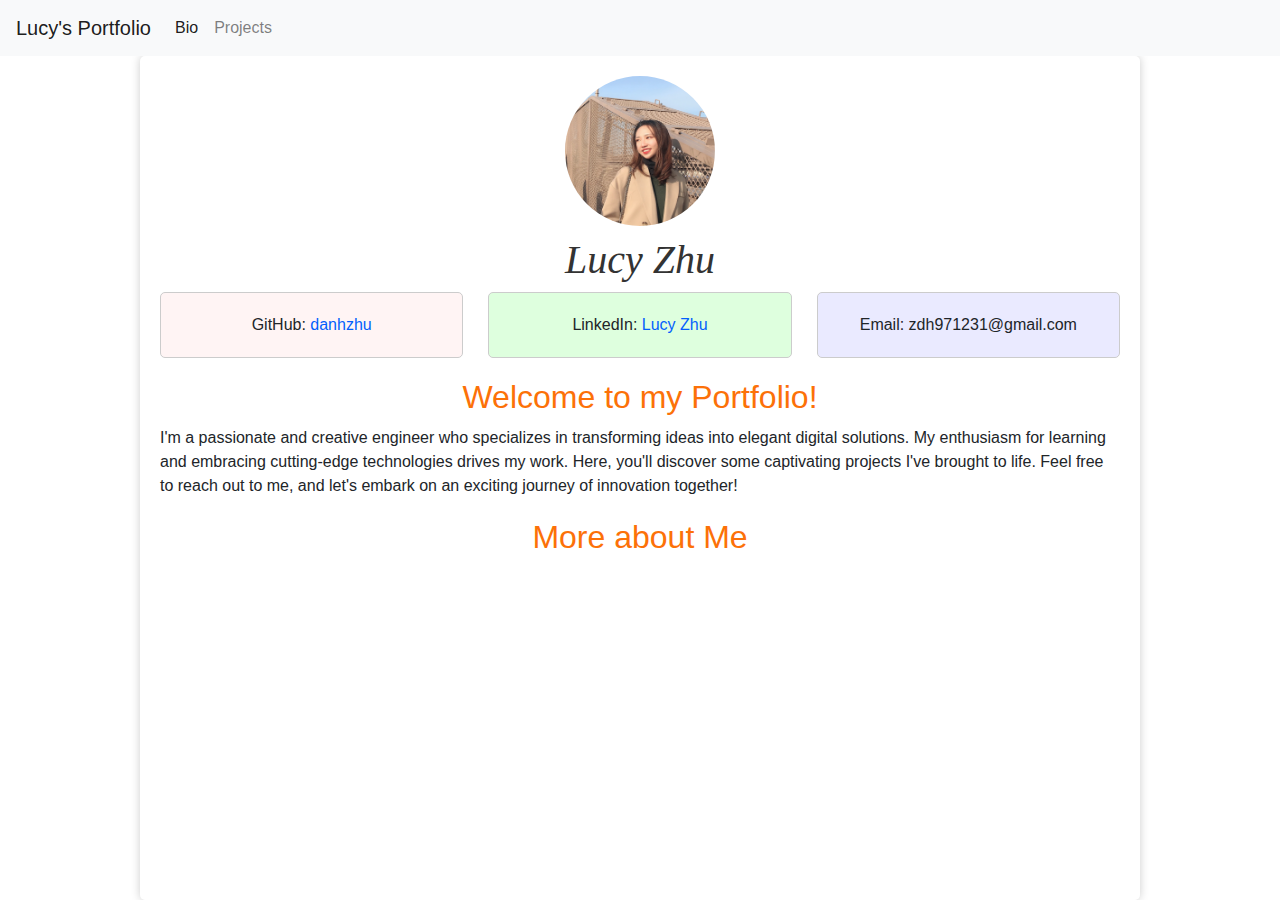
<file: index.html>
<!DOCTYPE html>
<html>
<head>
    <link rel="stylesheet" type="text/css" href="./styles.css">
    <link rel="stylesheet" href="https://maxcdn.bootstrapcdn.com/bootstrap/4.5.2/css/bootstrap.min.css">
    <meta name="viewport" content="width=device-width, initial-scale=1.0">
    <title>Lucy's Portfolio</title>
</head>

<nav class="navbar navbar-expand-lg navbar-light bg-light">
    <a class="navbar-brand">Lucy's Portfolio</a>
    <button class="navbar-toggler" type="button" data-toggle="collapse" data-target="#navbarNav" aria-controls="navbarNav" aria-expanded="false" aria-label="Toggle navigation">
        <span class="navbar-toggler-icon"></span>
    </button>
    <div class="collapse navbar-collapse" id="navbarNav">
        <ul class="navbar-nav">
            <li class="nav-item active">
                <a class="nav-link" href="index.html">Bio <span class="sr-only">(current)</span></a>
            </li>
            <li class="nav-item">
                <a class="nav-link" href="projects.html">Projects</a>
            </li>
        </ul>
    </div>
</nav>

<body>
    <link href="https://cdn.jsdelivr.net/npm/bootstrap@5.5.0/dist/css/bootstrap.min.css" rel="stylesheet" integrity="sha384-KyZXEAg3QhqLMpG8r+17i8zUjf+Qx+MIyEv3DRfwF+qi7A2zvz5r5dYBf5Ll+pyIV" crossorigin="anonymous">
    <div class="bio-container">

        <div class="profile">
            <img src="./bioPic7.JPG" alt="Bio Picture">
            <h1>Lucy Zhu</h1>
            <div class="grid-container">
                <div class="grid-item grid-1">GitHub: <a href="https://github.com/danhzhu" target="_blank">danhzhu</a></div>
                <div class="grid-item grid-2">LinkedIn: <a href="https://www.linkedin.com/in/danhzhu/" target="_blank">Lucy Zhu</a></div>
                <div class="grid-item grid-3">Email: zdh971231@gmail.com</div>
            </div>
        </div>

        <div class="intro">
            <h2>Welcome to my Portfolio!</h2>
            <p>I'm a passionate and creative engineer who specializes in transforming ideas into elegant digital solutions.
                My enthusiasm for learning and embracing cutting-edge technologies drives my work.
                Here, you'll discover some captivating projects I've brought to life.
                Feel free to reach out to me, and let's embark on an exciting journey of innovation together!
            </p>
            <h2>More about Me</h2>
            <div class="video-container">
                <iframe width="560" height="315" src="https://www.youtube.com/embed/SsaPTCqyebE" frameborder="0" allowfullscreen></iframe>
            </div>
        </div>
    </div>
</body>

</html>
</file>
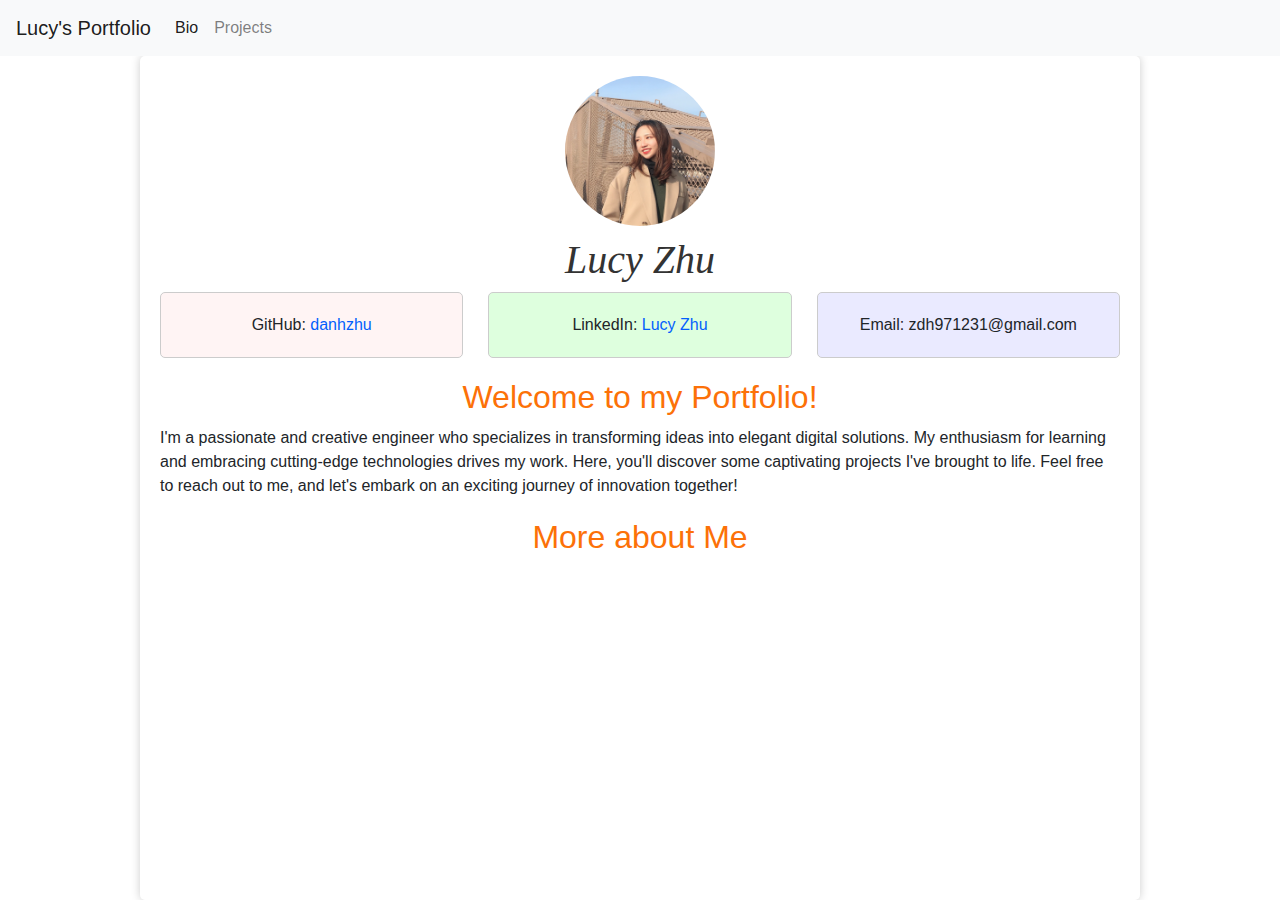
<file: bio.html>
<!DOCTYPE html>
<html>
<head>
    <link rel="stylesheet" type="text/css" href="./styles.css">
    <link rel="stylesheet" href="https://maxcdn.bootstrapcdn.com/bootstrap/4.5.2/css/bootstrap.min.css">
    <meta name="viewport" content="width=device-width, initial-scale=1.0">
    <title>Lucy's Portfolio</title>
</head>

<nav class="navbar navbar-expand-lg navbar-light bg-light">
    <a class="navbar-brand">Lucy's Portfolio</a>
    <button class="navbar-toggler" type="button" data-toggle="collapse" data-target="#navbarNav" aria-controls="navbarNav" aria-expanded="false" aria-label="Toggle navigation">
        <span class="navbar-toggler-icon"></span>
    </button>
    <div class="collapse navbar-collapse" id="navbarNav">
        <ul class="navbar-nav">
            <li class="nav-item active">
                <a class="nav-link" href="bio.html">Bio <span class="sr-only">(current)</span></a>
            </li>
            <li class="nav-item">
                <a class="nav-link" href="projects.html">Projects</a>
            </li>
        </ul>
    </div>
</nav>

<body>
    <link href="https://cdn.jsdelivr.net/npm/bootstrap@5.5.0/dist/css/bootstrap.min.css" rel="stylesheet" integrity="sha384-KyZXEAg3QhqLMpG8r+17i8zUjf+Qx+MIyEv3DRfwF+qi7A2zvz5r5dYBf5Ll+pyIV" crossorigin="anonymous">
    <div class="bio-container">

        <div class="profile">
            <img src="./bioPic7.JPG" alt="Bio Picture">
            <h1>Lucy Zhu</h1>
            <div class="grid-container">
                <div class="grid-item grid-1">GitHub: <a href="https://github.com/danhzhu" target="_blank">danhzhu</a></div>
                <div class="grid-item grid-2">LinkedIn: <a href="https://www.linkedin.com/in/danhzhu/" target="_blank">Lucy Zhu</a></div>
                <div class="grid-item grid-3">Email: zdh971231@gmail.com</div>
            </div>
        </div>

        <div class="intro">
            <h2>Welcome to my Portfolio!</h2>
            <p>I'm a passionate and creative engineer who specializes in transforming ideas into elegant digital solutions.
                My enthusiasm for learning and embracing cutting-edge technologies drives my work.
                Here, you'll discover some captivating projects I've brought to life.
                Feel free to reach out to me, and let's embark on an exciting journey of innovation together!
            </p>
            <h2>More about Me</h2>
            <div class="video-container">
                <iframe width="560" height="315" src="https://www.youtube.com/embed/SsaPTCqyebE" frameborder="0" allowfullscreen></iframe>
            </div>
        </div>
    </div>
</body>

</html>
</file>
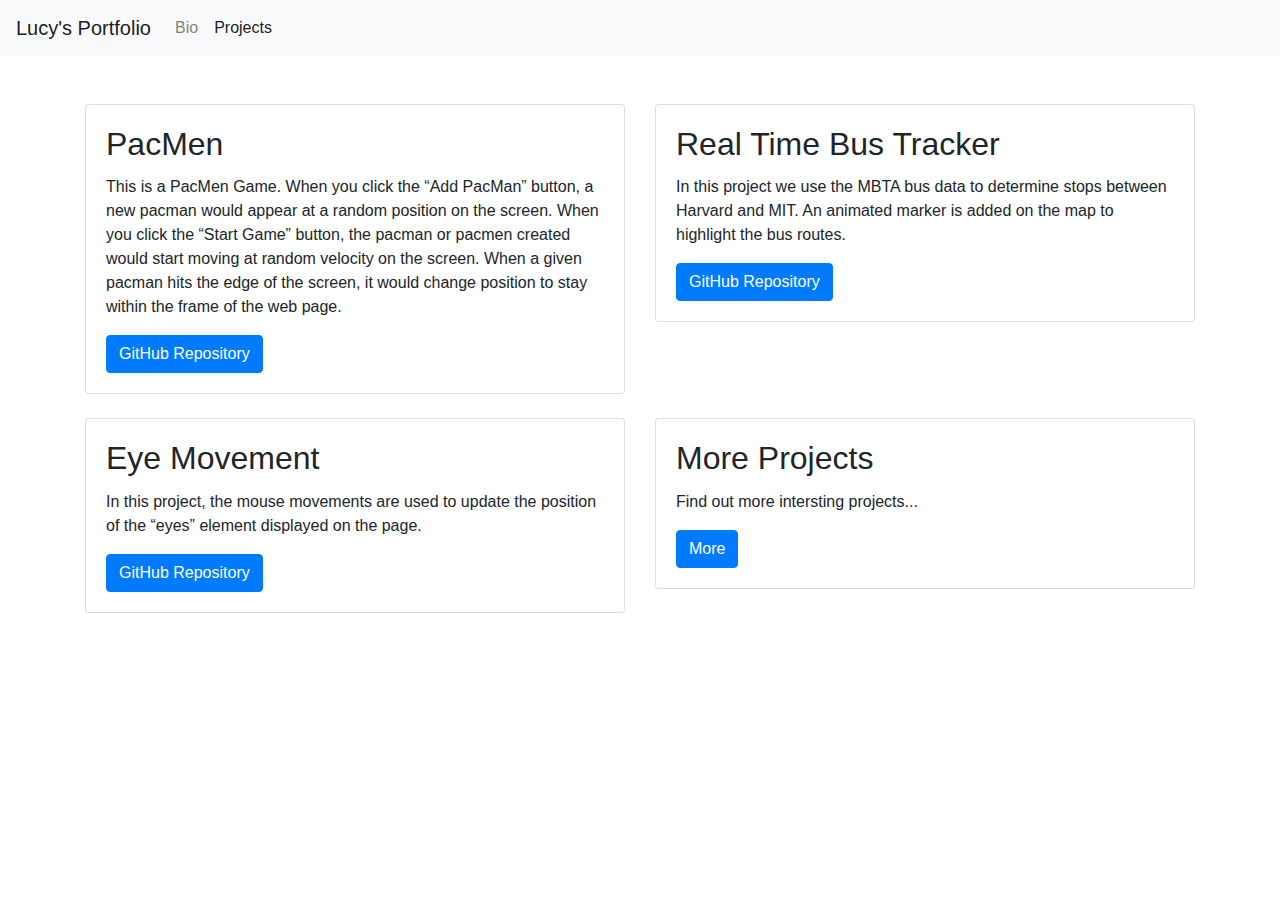
<file: projects.html>
<!DOCTYPE html>
<html>
<head>
    <link rel="stylesheet" type="text/css" href="./styles.css">
    <link rel="stylesheet" href="https://maxcdn.bootstrapcdn.com/bootstrap/4.5.2/css/bootstrap.min.css">
    <link href="https://cdn.jsdelivr.net/npm/bootstrap@5.5.0/dist/css/bootstrap.min.css" rel="stylesheet" integrity="sha384-KyZXEAg3QhqLMpG8r+17i8zUjf+Qx+MIyEv3DRfwF+qi7A2zvz5r5dYBf5Ll+pyIV" crossorigin="anonymous">
    <meta name="viewport" content="width=device-width, initial-scale=1.0">
    <title>Lucy's Portfolio</title>
</head>

<nav class="navbar navbar-expand-lg navbar-light bg-light">
    <a class="navbar-brand">Lucy's Portfolio</a>
    <button class="navbar-toggler" type="button" data-toggle="collapse" data-target="#navbarNav" aria-controls="navbarNav" aria-expanded="false" aria-label="Toggle navigation">
        <span class="navbar-toggler-icon"></span>
    </button>
    <div class="collapse navbar-collapse" id="navbarNav">
        <ul class="navbar-nav">
            <li class="nav-item">
                <a class="nav-link" href="index.html">Bio</a>
            </li>
            <li class="nav-item active">
                <a class="nav-link" href="projects.html"><span class="sr-only">(current)</span>Projects</a>
            </li>
        </ul>
    </div>
</nav>

<body>
    <div class="container mt-5">
        <div class="row">
            <!-- Project 1 -->
            <div class="col-md-6">
                <div class="card mb-4">
                    <div class="card-body">
                        <h2 class="card-title">PacMen</h2>
                        <p class="card-text">This is a PacMen Game. 
                            When you click the “Add PacMan” button, a new pacman would appear at a random position on the screen.
                            When you click the “Start Game” button, the pacman or pacmen created would start moving at random velocity on the screen.
                            When a given pacman hits the edge of the screen, it would change position to stay within the frame of the web page.</p>
                        <a href="https://github.com/danhzhu/PacMen" class="btn btn-primary" target="_blank">GitHub Repository</a>
                    </div>
                </div>
            </div>
            <!-- Project 2 -->
            <div class="col-md-6">
                <div class="card mb-4">
                    <div class="card-body">
                        <h2 class="card-title">Real Time Bus Tracker</h2>
                        <p class="card-text">In this project we use the MBTA bus data to determine stops between Harvard and MIT. An animated marker is added on the map to highlight the bus routes.</p>
                        <a href="https://github.com/danhzhu/Real-Time-Bus-Tracker" class="btn btn-primary" target="_blank">GitHub Repository</a>
                    </div>
                </div>
            </div>
           <!-- Project 3 -->
           <div class="col-md-6">
            <div class="card mb-4">
                <div class="card-body">
                    <h2 class="card-title">Eye Movement</h2>
                    <p class="card-text">In this project, the mouse movements are used to update the position of the “eyes” element displayed on the page.</p>
                    <a href="https://github.com/danhzhu/Eye_Movement" class="btn btn-primary" target="_blank">GitHub Repository</a>
                </div>
            </div>
        </div>
        <!-- More -->
        <div class="col-md-6">
            <div class="card mb-4">
                <div class="card-body">
                    <h2 class="card-title">More Projects</h2>
                    <p class="card-text">Find out more intersting projects...</p>
                    <a href="https://github.com/danhzhu?tab=repositories" class="btn btn-primary" target="_blank">More</a>
                </div>
            </div>
        </div>
        </div>
    </div>
    
</body>

</html>
</file>
<file: styles.css>
body {
    font-family: 'Open Sans', sans-serif;
    background-color: #fdfdfd;
    margin: 0;
    padding: 0;
}

/* bio styles */
.bio-container {
    max-width: 1000px;
    margin: 0 auto;
    padding: 20px;
    background-color: #fff;
    border-radius: 5px;
    box-shadow: 0 0 10px rgba(0, 0, 0, 0.2);
}

.profile img {
    width: 150px;
    height: 150px;
    border-radius: 50%;
    margin: 0 auto;
    display: block;
}

.profile a {
  text-decoration: none;
  color: #035ffd;
}

.profile h1 {
    font-family: 'Shadows Into Light';
    text-align: center;
    margin-top: 10px;
    color: #333;
    font-style: italic;
}

.profile p {
    text-align: center;
}

.intro h2 {
    margin-top: 20px;
    color: rgb(252, 113, 8);
    text-align: center;
}

.intro p {
    margin: 10px 0;
}

/* video styles */
.video-container {
  display: flex;
  justify-content: center;
  align-items: center;
}

.video {
    width: 100%;
    height: 400px;
}

/* grid styles */
.grid-container {
  display: grid;
  grid-template-columns: repeat(3, 1fr);
  grid-gap: 25px;
  max-width: 1000px;
  margin: 0 auto;
}

.grid-item {
  background-color: #f0f0f0;
  padding: 20px;
  text-align: center;
  border: 1px solid #ccc;
  border-radius: 5px;
}

.grid-1 {
  background-color: #fff4f4;
}

.grid-2 {
  background-color: #deffde;
}

.grid-3 {
  background-color: #eaeaff;
}
</file>
